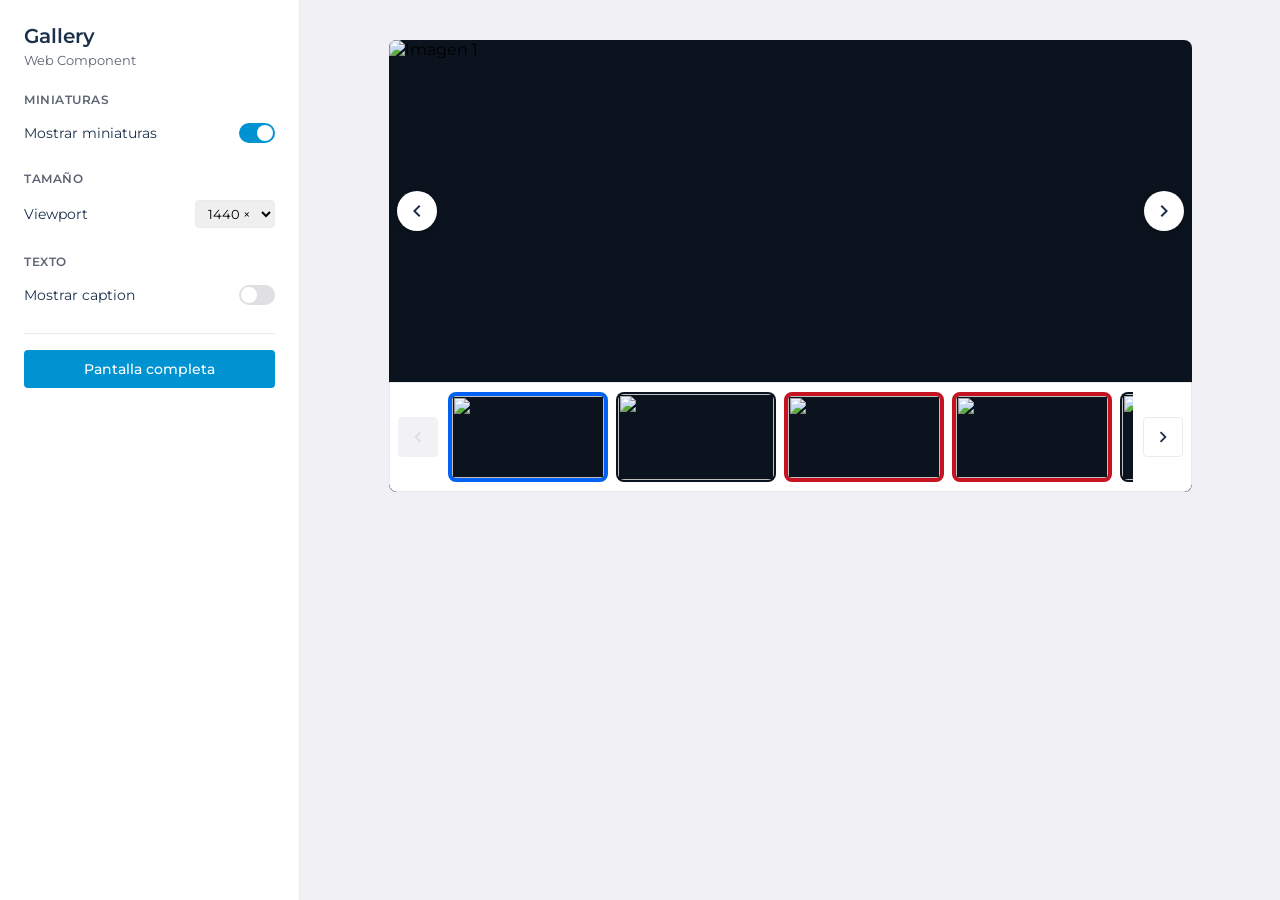
<file: components/gallery/index.html>
<!DOCTYPE html>
<html lang="es">
<head>
  <meta charset="UTF-8" />
  <meta name="viewport" content="width=device-width, initial-scale=1.0" />
  <title>Gallery Component — Demo</title>
  <script type="module" src="gallery.js"></script>
  <link rel="stylesheet" href="../../tokens.css">
  <link href="https://fonts.googleapis.com/css2?family=Montserrat:wght@400;500;600;700&display=swap" rel="stylesheet" />
  <style>
    * { margin: 0; padding: 0; box-sizing: border-box; }
    body { display: flex; min-height: 100vh; background: #f0f0f5; font-family: 'Montserrat', sans-serif; }
    :root {}
    .app { display: flex; width: 100%; }
    .aside { width: 300px; min-height: 100vh; background: var(--color-neutral-0, #fff); border-right: 1px solid var(--color-primary-100, #EBEBEE); padding: 24px; overflow-y: auto; flex-shrink: 0; }
    .aside__title { font-size: 20px; font-weight: 600; color: var(--color-primary-700, #1C304B); margin-bottom: 4px; }
    .aside__subtitle { font-size: 13px; color: var(--color-primary-600, #5C6573); margin-bottom: 24px; }
    .aside__group { margin-bottom: 20px; }
    .aside__group-title { font-size: 12px; font-weight: 600; color: var(--color-primary-600, #5C6573); text-transform: uppercase; letter-spacing: 0.5px; margin-bottom: 8px; }
    .toggle { display: flex; align-items: center; justify-content: space-between; padding: 8px 0; }
    .toggle__label { font-size: 14px; color: var(--color-primary-700, #1C304B); flex: 1; }
    .switch { width: 36px; height: 20px; background: var(--color-primary-200, #E0E0E4); border-radius: 64px; border: none; cursor: pointer; position: relative; transition: background 0.2s; flex-shrink: 0; }
    .switch.active { background: var(--color-brand-500, #0092D1); }
    .switch::after { content: ''; position: absolute; top: 2px; left: 2px; width: 16px; height: 16px; background: white; border-radius: 50%; transition: transform 0.2s; }
    .switch.active::after { transform: translateX(16px); }
    .select-control { display: flex; align-items: center; justify-content: space-between; padding: 6px 0; }
    .select-control label { font-size: 14px; color: var(--color-primary-700, #1C304B); }
    .select-control select { padding: 4px 8px; border: 1px solid var(--color-primary-100, #EBEBEE); border-radius: var(--radius-sm, 4px); font-family: inherit; font-size: 13px; width: 80px; text-align: center; }
    .btn { display: block; width: 100%; padding: 10px; background: var(--color-brand-500, #0092D1); color: white; border: none; border-radius: var(--radius-sm, 4px); font-family: inherit; font-size: 14px; font-weight: 500; cursor: pointer; transition: background 0.2s; }
    .btn:hover { background: #0078b3; }
    main { flex: 1; display: flex; flex-direction: column; align-items: center; padding: 40px; overflow-y: auto; }
    .main-top { margin-bottom: 40px; }
    body.is-fullscreen .aside { display: none; }
    body.is-fullscreen main { padding: 0; }
    @media (max-width: 900px) { .app { flex-direction: column; } .aside { width: 100%; min-height: auto; } main { padding: 20px; } }
  </style>
</head>
<body>
  <div class="app">
    <aside class="aside">
      <div class="aside__title">Gallery</div>
      <div class="aside__subtitle">Web Component</div>
      <div class="aside__group">
        <div class="aside__group-title">Miniaturas</div>
        <div class="toggle">
          <span class="toggle__label">Mostrar miniaturas</span>
          <button class="switch active" id="toggleThumbs" role="switch" aria-checked="true" aria-label="Mostrar miniaturas"></button>
        </div>
      </div>
      <div class="aside__group">
        <div class="aside__group-title">Tamaño</div>
        <div class="select-control">
          <label for="viewportSelect">Viewport</label>
          <select id="viewportSelect">
            <option value="1920">1920 × 1080</option>
            <option value="1440" selected>1440 × 900</option>
            <option value="1280">1280 × 800</option>
          </select>
        </div>
      </div>
      <div class="aside__group">
        <div class="aside__group-title">Texto</div>
        <div class="toggle">
          <span class="toggle__label">Mostrar caption</span>
          <button class="switch" id="toggleCaption" role="switch" aria-checked="false" aria-label="Mostrar caption"></button>
        </div>
      </div>
      <div class="aside__group" style="border-top:1px solid var(--color-primary-100,#EBEBEE);padding-top:16px;">
        <button class="btn" id="btnFullscreen" aria-expanded="false">Pantalla completa</button>
      </div>
    </aside>
    <main>
      <div class="main-top">
        <gallery-component id="gallery"></gallery-component>
      </div>
    </main>
  </div>

  <script type="module">
    import './gallery.js';

    const images = [
      { src: 'https://picsum.photos/608/342?random=11', thumb: 'https://picsum.photos/160/90?random=11' },
      { src: 'https://picsum.photos/608/342?random=12', thumb: 'https://picsum.photos/160/90?random=12' },
      { src: 'https://picsum.photos/608/342?random=13', thumb: 'https://picsum.photos/160/90?random=13', error: true },
      { src: 'https://picsum.photos/608/342?random=14', thumb: 'https://picsum.photos/160/90?random=14', incidencia: true },
      { src: 'https://picsum.photos/608/342?random=15', thumb: 'https://picsum.photos/160/90?random=15' },
      { src: 'https://picsum.photos/608/342?random=16', thumb: 'https://picsum.photos/160/90?random=16' },
    ];

    const gallery = document.getElementById('gallery');
    gallery.images = images;

    function toggleFullscreen() {
      const isOn = !gallery.fullscreen;
      gallery.fullscreen = isOn;
      document.body.classList.toggle('is-fullscreen', isOn);
      document.getElementById('btnFullscreen').setAttribute('aria-expanded', isOn);
    }
    document.getElementById('btnFullscreen').addEventListener('click', toggleFullscreen);
    gallery.addEventListener('fullscreen-toggle', toggleFullscreen);
    gallery.addEventListener('fullscreen-change', (e) => {
      document.body.classList.toggle('is-fullscreen', e.detail.fullscreen);
      document.getElementById('btnFullscreen').setAttribute('aria-expanded', e.detail.fullscreen);
    });
    document.addEventListener('keydown', (e) => {
      if (e.key === 'Escape' && gallery.fullscreen) gallery.fullscreen = false;
      if (e.key === 'f' || e.key === 'F') { e.preventDefault(); toggleFullscreen(); }
    });

    function setupToggle(id, prop) {
      const btn = document.getElementById(id);
      btn.addEventListener('click', () => {
        const val = !gallery[prop];
        gallery[prop] = val;
        btn.classList.toggle('active', val);
        btn.setAttribute('aria-checked', val);
      });
    }
    setupToggle('toggleThumbs', 'showThumbnails');
    setupToggle('toggleCaption', 'showCaption');
    document.getElementById('viewportSelect').addEventListener('change', (e) => {
      gallery.viewport = { 1920: 'large', 1440: 'medium', 1280: 'small' }[e.target.value];
    });
  </script>
</body>
</html>
</file>
<file: tokens.css>
/* ============================================================
   TOKENS GLOBALES — Smowltech Design System
   ============================================================
   Este archivo contiene todas las variables CSS
   del sistema de diseño. Todos los componentes
   deben usar estas variables.

   Cómo se usa:
   1. Incluir en la página principal:
      <link rel="stylesheet" href="ruta/tokens.css">

   2. O importar desde CSS:
      @import url("./tokens.css");

   Las variables CSS atraviesan el Shadow DOM
   automáticamente, así que los componentes
   también las ven.
   ============================================================ */

:root {

  /* ============================================================
     COLORES DE MARCA
     ============================================================ */
  --color-brand-100: #D1F1FF;
  --color-brand-200: #9EE2FF;
  --color-brand-300: #6BD2FF;
  --color-brand-400: #05B4FF;
  --color-brand-500: #0092D1;
  --color-brand-600: #006E9E;
  --color-brand-700: #004B6B;

  /* ============================================================
     COLORES NEUTRALES
     ============================================================ */
  --color-neutral-0: #FFFFFF;
  --color-neutral-100: #E9E9EC;
  --color-neutral-200: #E0E0E4;
  --color-neutral-300: #D9D9DE;
  --color-neutral-400: #CCCCD3;
  --color-neutral-500: #ADADB5;
  --color-neutral-600: #8F959B;

  /* ============================================================
     COLORES PRIMARIOS
     ============================================================ */
  --color-primary-100: #EBEBEE;
  --color-primary-200: #E0E0E4;
  --color-primary-300: #CCCCD3;
  --color-primary-400: #ADADB5;
  --color-primary-500: #7C828A;
  --color-primary-600: #5C6573;
  --color-primary-700: #1C304B;
  --color-primary-800: #0B131E;

  /* ============================================================
     COLORES SEMÁNTICOS - Alerta
     ============================================================ */
  --color-alert-100: #FFE099;
  --color-alert-200: #FFD166;
  --color-alert-500: #FFC133;
  --color-alert-700: #B88000;

  /* ============================================================
     COLORES SEMÁNTICOS - Peligro
     ============================================================ */
  --color-danger-100: #FBD0D4;
  --color-danger-200: #F27D86;
  --color-danger-500: #C51321;
  --color-danger-700: #660A11;

  /* ============================================================
     COLORES SEMÁNTICOS - Información
     ============================================================ */
  --color-info-100: #B2D1FF;
  --color-info-200: #5C9DFF;
  --color-info-500: #0061F4;
  --color-info-700: #00398F;

  /* ============================================================
     COLORES SEMÁNTICOS - Éxito
     ============================================================ */
  --color-success-100: #CAF1C1;
  --color-success-200: #96E283;
  --color-success-500: #73D85A;
  --color-success-700: #33841F;

  /* ============================================================
     SURFACE TOKENS (fondos de componentes)
     ============================================================ */
  --surface-success: #CAF1C1;
  --surface-primary-lighter: #5C6573;
  --surface-primary-darker: #0B131E;
  --surface-primary: #1C304B;
  --surface-inverse: #FFFFFF;
  --surface-informative-lighter: #5C9DFF;
  --surface-informative: #0061F4;
  --surface-disabled: #E0E0E4;
  --surface-danger-lighter: #FBD0D4;
  --surface-danger: #C51321;
  --surface-brand-lightest: #D1F1FF;
  --surface-brand-lighter: #9EE2FF;
  --surface-brand-darker: #006E9E;
  --surface-brand: #0092D1;
  --surface-alert: #FFC133;

  /* ============================================================
     CONTENT TOKENS (texto e iconos)
     ============================================================ */
  --content-success: #33841F;
  --content-primary-lighter: #5C6573;
  --content-primary-darker: #0B131E;
  --content-primary: #1C304B;
  --content-inverse: #FFFFFF;
  --content-informative-lighter: #B2D1FF;
  --content-informative: #0061F4;
  --content-disabled: #5C6573;
  --content-danger: #660A11;
  --content-brand: #0092D1;
  --content-alert-darker: #B88000;
  --content-alert: #FFC133;

  /* ============================================================
     BORDER TOKENS
     ============================================================ */
  --border-success: #73D85A;
  --border-secondary: #EBEBEE;
  --border-primary-lighter: #5C6573;
  --border-primary-darker: #0B131E;
  --border-primary: #1C304B;
  --border-inverse: #FFFFFF;
  --border-informative-lighter: #5C9DFF;
  --border-informative: #0061F4;
  --border-disabled: #ADADB5;
  --border-danger: #C51321;
  --border-brand-lighter: #9EE2FF;
  --border-brand: #0092D1;
  --border-alert: #FFC133;

  /* ============================================================
     BACKGROUND TOKENS
     ============================================================ */
  --background-lightest: #FFFFFF;
  --background-lighter-2: #F4F4F6;
  --background-lighter-1: #E9E9EC;
  --background-light: #E0E0E4;

  /* ============================================================
     SPACING
     ============================================================ */
  --spacing-none: 0;
  --spacing-4xs: 2px;
  --spacing-3xs: 4px;
  --spacing-2xs: 8px;
  --spacing-xs: 16px;
  --spacing-sm: 24px;
  --spacing-md: 32px;
  --spacing-lg: 40px;
  --spacing-xl: 48px;
  --spacing-2xl: 56px;
  --spacing-3xl: 64px;

  /* ============================================================
     BORDER RADIUS
     ============================================================ */
  --radius-none: 0;
  --radius-xs: 2px;
  --radius-sm: 4px;
  --radius-md: 8px;
  --radius-lg: 16px;
  --radius-round: 64px;

  /* ============================================================
     TIPOGRAFÍA
     ============================================================ */
  --font-size-hero: clamp(3rem, 6vw + 1rem, 4rem);
  --font-size-h1: clamp(2.5rem, 5vw + 1rem, 3rem);
  --font-size-h2: clamp(2rem, 4vw + 1rem, 2.5rem);
  --font-size-h3: clamp(1.5rem, 3vw + 1rem, 2rem);
  --font-size-h4: clamp(1.25rem, 2vw + 1rem, 1.5rem);
  --font-size-large: clamp(1.25rem, 1.5vw + 1rem, 1.25rem);
  --font-size-base: 1rem;
  --font-size-medium: 0.875rem;
  --font-size-small: 0.75rem;
  --font-size-caption: 0.75rem;

  --font-size-100: 12px;
  --font-size-200: 14px;
  --font-size-300: 16px;
  --font-size-400: 20px;
  --font-size-500: 24px;
  --font-size-600: 32px;
  --font-size-700: 40px;
  --font-size-800: 48px;
  --font-size-900: 64px;
  --font-size-1000: 80px;

  --font-family-base: 'Montserrat', sans-serif;
  --font-weight-regular: 400;
  --font-weight-medium: 500;
  --font-weight-semibold: 600;
  --font-weight-bold: 700;

  --line-height-100: 16px;
  --line-height-200: 24px;
  --line-height-300: 32px;
  --line-height-400: 40px;
  --line-height-500: 48px;
  --line-height-600: 56px;
  --line-height-700: 72px;
  --line-height-800: 88px;
}
</file>
